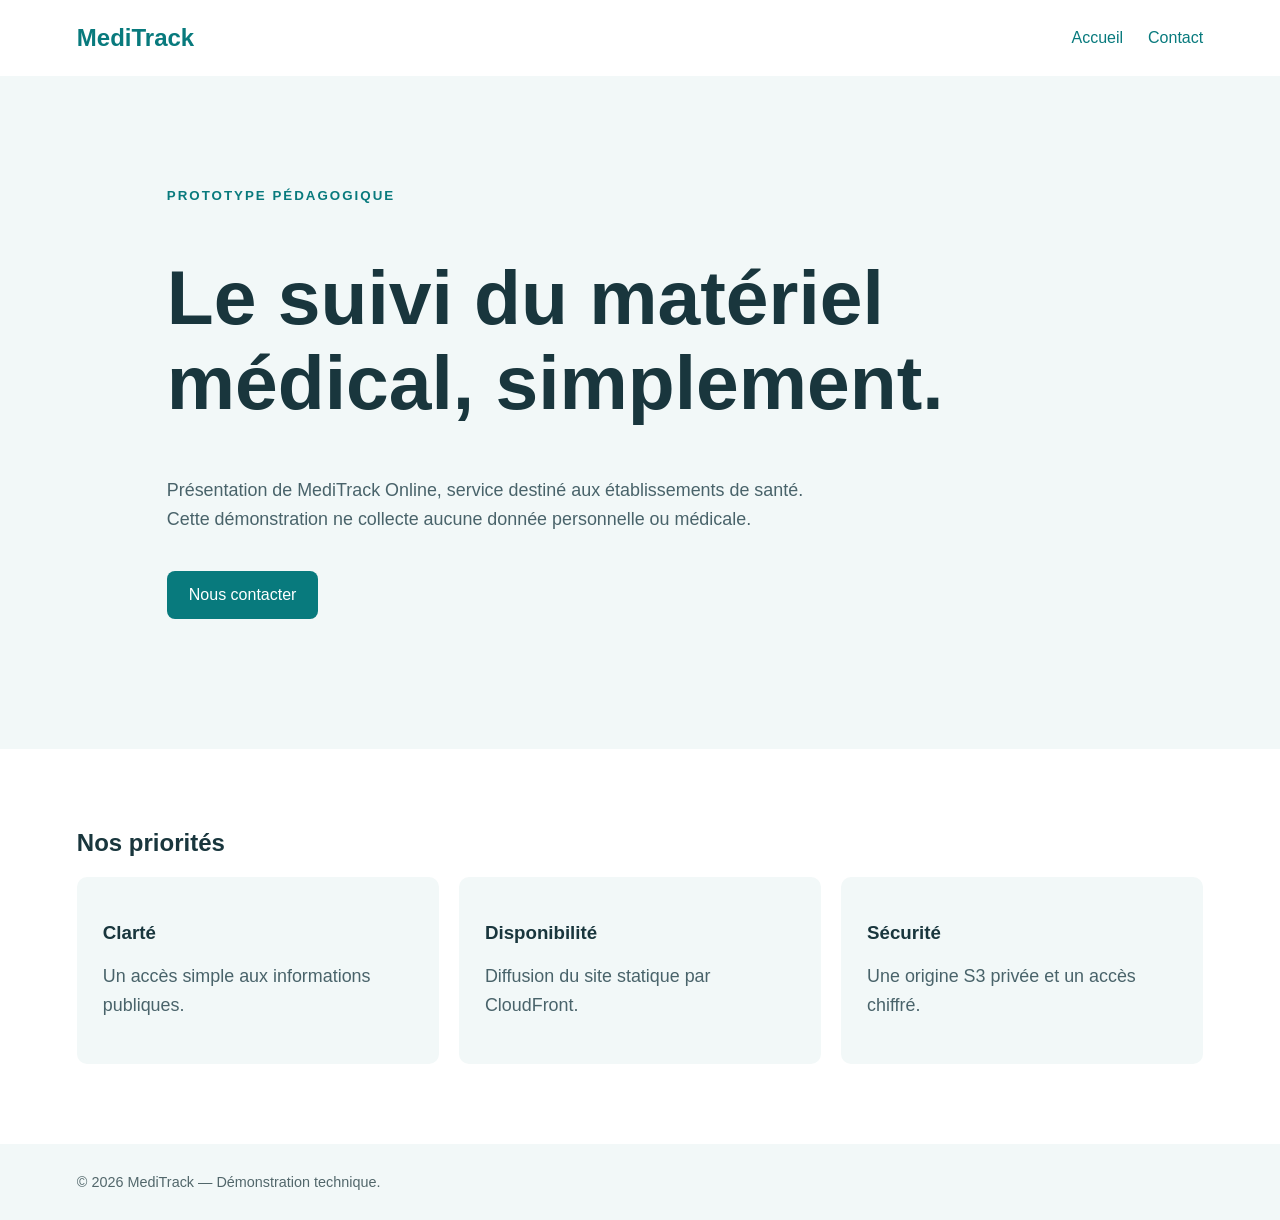
<file: site/index.html>
<!doctype html><html lang="fr"><head><meta charset="utf-8"><meta name="viewport" content="width=device-width,initial-scale=1"><title>MediTrack Online</title><link rel="stylesheet" href="style.css"></head><body><header><strong>MediTrack</strong><nav><a href="index.html">Accueil</a><a href="contact.html">Contact</a></nav></header><main><small>PROTOTYPE PÉDAGOGIQUE</small><h1>Le suivi du matériel médical, simplement.</h1><p>Présentation de MediTrack Online, service destiné aux établissements de santé. Cette démonstration ne collecte aucune donnée personnelle ou médicale.</p><a class="button" href="contact.html">Nous contacter</a></main><section><h2>Nos priorités</h2><div class="cards"><article><h3>Clarté</h3><p>Un accès simple aux informations publiques.</p></article><article><h3>Disponibilité</h3><p>Diffusion du site statique par CloudFront.</p></article><article><h3>Sécurité</h3><p>Une origine S3 privée et un accès chiffré.</p></article></div></section><footer>© 2026 MediTrack — Démonstration technique.</footer></body></html>
</file>
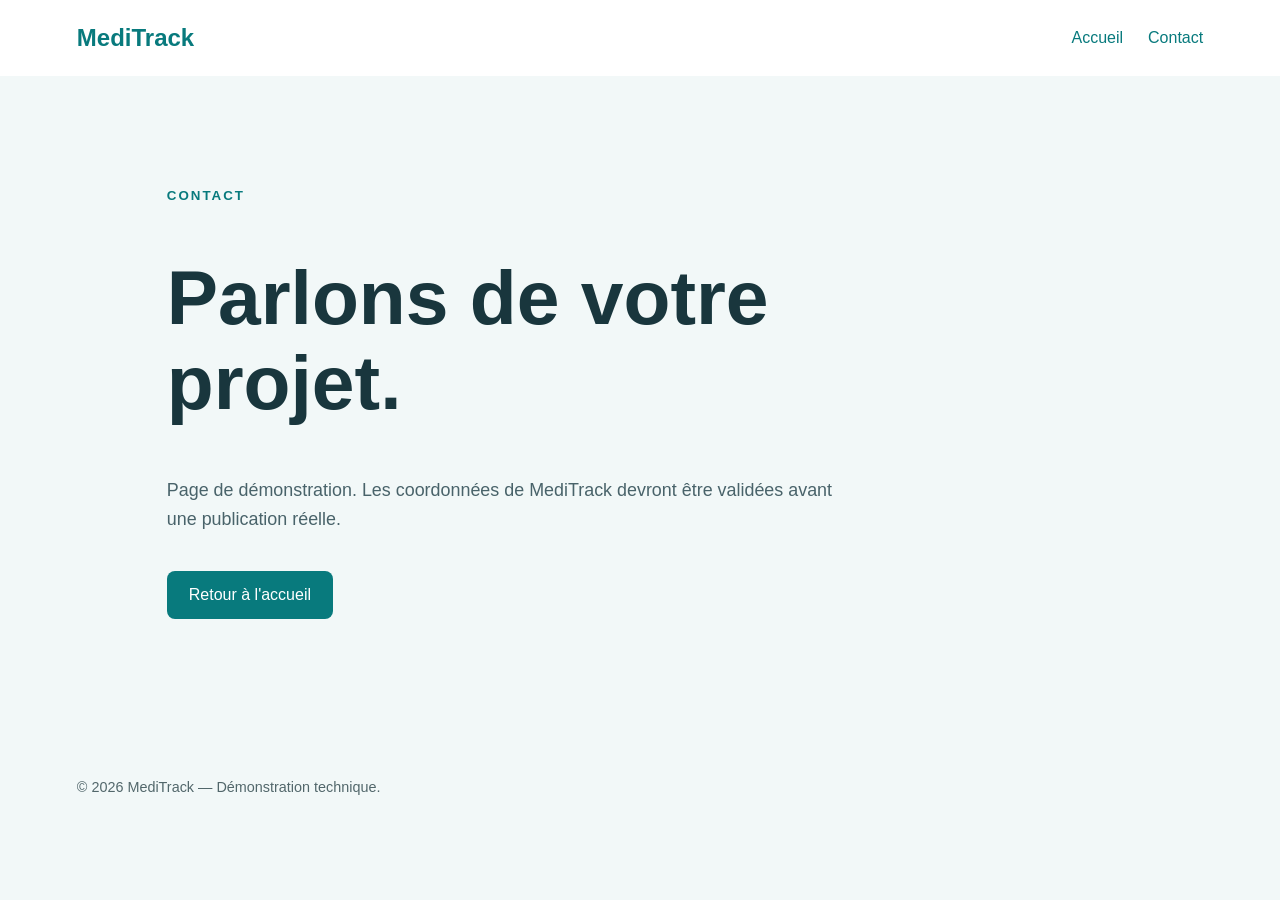
<file: site/contact.html>
<!doctype html><html lang="fr"><head><meta charset="utf-8"><meta name="viewport" content="width=device-width,initial-scale=1"><title>Contact | MediTrack</title><link rel="stylesheet" href="style.css"></head><body><header><strong>MediTrack</strong><nav><a href="index.html">Accueil</a><a href="contact.html">Contact</a></nav></header><main><small>CONTACT</small><h1>Parlons de votre projet.</h1><p>Page de démonstration. Les coordonnées de MediTrack devront être validées avant une publication réelle.</p><a class="button" href="index.html">Retour à l'accueil</a></main><footer>© 2026 MediTrack — Démonstration technique.</footer></body></html>
</file>
<file: site/style.css>
:root{font-family:Arial,sans-serif;color:#19363d;background:#f2f8f8}*{box-sizing:border-box}body{margin:0}header{background:#fff;padding:24px 6%;display:flex;align-items:center;justify-content:space-between}header strong{font-size:1.5rem;color:#087a7d}nav{display:flex;gap:25px}a{color:#087a7d;text-decoration:none}main{max-width:1100px;margin:auto;padding:110px 6% 130px}small{font-weight:700;letter-spacing:.15em;color:#087a7d}h1{font-size:clamp(2.5rem,6vw,4.8rem);line-height:1.1;max-width:850px}p{color:#49636a;font-size:1.12rem;line-height:1.6;max-width:680px}.button{display:inline-block;background:#087a7d;color:white;padding:15px 22px;border-radius:8px;margin-top:20px}section{background:#fff;padding:60px 6% 80px}.cards{display:grid;grid-template-columns:repeat(3,1fr);gap:20px}article{background:#f2f8f8;padding:26px;border-radius:10px}footer{padding:30px 6%;font-size:.9rem;color:#52676b}@media(max-width:650px){.cards{grid-template-columns:1fr}main{padding-top:65px}}
</file>
